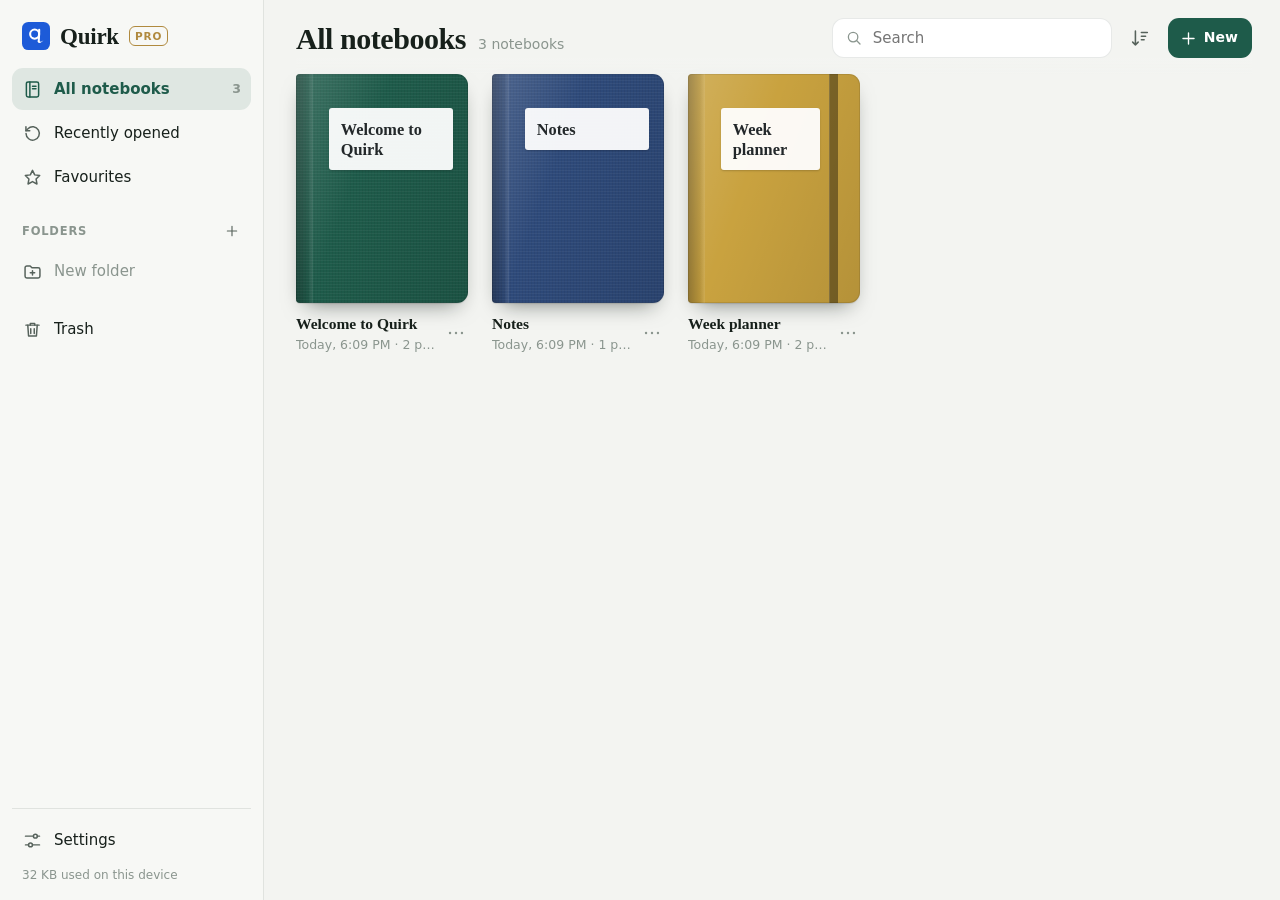
<file: index.html>
<!doctype html>
<html lang="en">
<head>
  <meta charset="utf-8">
  <meta name="viewport" content="width=device-width, initial-scale=1, maximum-scale=1, user-scalable=no, viewport-fit=cover">
  <title>Quirk Notes</title>
  <meta name="description" content="A handwriting notebook for iPad and Apple Pencil: pens, highlighter, shapes, lasso, PDF annotation, planners and export.">
  <meta name="theme-color" content="#F3F4F1">
  <meta name="apple-mobile-web-app-capable" content="yes">
  <meta name="mobile-web-app-capable" content="yes">
  <meta name="apple-mobile-web-app-status-bar-style" content="default">
  <meta name="apple-mobile-web-app-title" content="Quirk Notes">
  <meta name="format-detection" content="telephone=no">
  <link rel="manifest" href="manifest.webmanifest">
  <link rel="apple-touch-icon" href="icons/icon-180.png">
  <link rel="icon" type="image/png" sizes="192x192" href="icons/icon-192.png">
  <link rel="preconnect" href="https://fonts.googleapis.com">
  <link rel="preconnect" href="https://fonts.gstatic.com" crossorigin>
  <link rel="stylesheet" href="https://fonts.googleapis.com/css2?family=Caveat:wght@500;700&display=swap" media="print" onload="this.media='all'">
  <link rel="stylesheet" href="css/app.css">
</head>
<body>
  <div id="app"></div>
  <div id="splash">Opening your notebooks…</div>
  <script src="js/util.js"></script>
  <script src="js/icons.js"></script>
  <script src="js/store.js"></script>
  <script src="js/model.js"></script>
  <script src="js/ink.js"></script>
  <script src="js/paper.js"></script>
  <script src="js/stickers.js"></script>
  <script src="js/render.js"></script>
  <script src="js/ui.js"></script>
  <script src="js/pickers.js"></script>
  <script src="js/io.js"></script>
  <script src="js/editor.js"></script>
  <script src="js/editor-ui.js"></script>
  <script src="js/library.js"></script>
  <script src="js/ai.js"></script>
  <script src="js/study.js"></script>
  <script src="js/main.js"></script>
</body>
</html>
</file>
<file: css/app.css>
:root {
  --bg: #F3F4F1;
  --surface: #FFFFFF;
  --surface-2: #F7F8F5;
  --surface-3: #ECEFEA;
  --line: rgba(22, 38, 30, 0.10);
  --line-strong: rgba(22, 38, 30, 0.2);
  --text: #17201B;
  --text-2: #56625B;
  --text-3: #8A958E;
  --accent: #1E5B4A;
  --accent-2: #2A7560;
  --accent-soft: rgba(30, 91, 74, 0.11);
  --accent-ink: #FFFFFF;
  --brass: #B08A3E;
  --danger: #C2352B;
  --danger-soft: rgba(194, 53, 43, 0.1);
  --workspace: #E3E6E1;
  --page-shadow: rgba(20, 30, 25, 0.13);
  --bar: rgba(250, 251, 249, 0.88);
  --scrim: rgba(10, 16, 13, 0.34);
  --toast: #1E2622;
  --toast-ink: #F2F5F3;
  --shadow-1: 0 1px 2px rgba(16, 24, 20, 0.07), 0 2px 8px rgba(16, 24, 20, 0.06);
  --shadow-2: 0 6px 16px rgba(16, 24, 20, 0.10), 0 18px 48px rgba(16, 24, 20, 0.14);
  --font-ui: -apple-system, BlinkMacSystemFont, "SF Pro Text", system-ui, "Segoe UI", Roboto, "Helvetica Neue", Arial, sans-serif;
  --font-display: ui-serif, "New York", "Iowan Old Style", "Palatino Linotype", Georgia, serif;
  --font-num: ui-monospace, "SF Mono", Menlo, Consolas, monospace;
  --bar-h: 54px;
  --safe-t: env(safe-area-inset-top, 0px);
  --safe-b: env(safe-area-inset-bottom, 0px);
  --safe-l: env(safe-area-inset-left, 0px);
  --safe-r: env(safe-area-inset-right, 0px);
}
@media (prefers-color-scheme: dark) {
  :root:not([data-theme="light"]) {
    --bg: #121513; --surface: #1C201E; --surface-2: #181C1A; --surface-3: #272D2A;
    --line: rgba(220, 235, 226, 0.10); --line-strong: rgba(220, 235, 226, 0.2);
    --text: #E7ECE9; --text-2: #A3AFA8; --text-3: #6F7B74;
    --accent: #63C2A0; --accent-2: #86D4B8; --accent-soft: rgba(99, 194, 160, 0.15); --accent-ink: #0D211A;
    --brass: #D4B06A; --danger: #FF6B5E; --danger-soft: rgba(255, 107, 94, 0.14);
    --workspace: #0E1110; --page-shadow: rgba(0, 0, 0, 0.55); --bar: rgba(28, 32, 30, 0.88);
    --scrim: rgba(0, 0, 0, 0.5); --toast: #E7ECE9; --toast-ink: #121513;
    --shadow-1: 0 1px 2px rgba(0, 0, 0, 0.4), 0 2px 8px rgba(0, 0, 0, 0.3);
    --shadow-2: 0 8px 20px rgba(0, 0, 0, 0.45), 0 20px 50px rgba(0, 0, 0, 0.45);
    color-scheme: dark;
  }
}
:root[data-theme="dark"] {
  --bg: #121513; --surface: #1C201E; --surface-2: #181C1A; --surface-3: #272D2A;
  --line: rgba(220, 235, 226, 0.10); --line-strong: rgba(220, 235, 226, 0.2);
  --text: #E7ECE9; --text-2: #A3AFA8; --text-3: #6F7B74;
  --accent: #63C2A0; --accent-2: #86D4B8; --accent-soft: rgba(99, 194, 160, 0.15); --accent-ink: #0D211A;
  --brass: #D4B06A; --danger: #FF6B5E; --danger-soft: rgba(255, 107, 94, 0.14);
  --workspace: #0E1110; --page-shadow: rgba(0, 0, 0, 0.55); --bar: rgba(28, 32, 30, 0.88);
  --scrim: rgba(0, 0, 0, 0.5); --toast: #E7ECE9; --toast-ink: #121513;
  --shadow-1: 0 1px 2px rgba(0, 0, 0, 0.4), 0 2px 8px rgba(0, 0, 0, 0.3);
  --shadow-2: 0 8px 20px rgba(0, 0, 0, 0.45), 0 20px 50px rgba(0, 0, 0, 0.45);
  color-scheme: dark;
}

[hidden] { display: none !important; }
*, *::before, *::after { box-sizing: border-box; }
html, body { height: 100%; }
html { touch-action: manipulation; }
body {
  margin: 0;
  background: var(--bg);
  color: var(--text);
  font: 14px/1.4 var(--font-ui);
  -webkit-font-smoothing: antialiased;
  -webkit-tap-highlight-color: transparent;
  -webkit-text-size-adjust: 100%;
  overflow: hidden;
  overscroll-behavior: none;
}
button, input, textarea, select { font: inherit; color: inherit; }
button { background: none; border: 0; padding: 0; cursor: pointer; touch-action: manipulation; -webkit-user-select: none; user-select: none; }
button:disabled { cursor: default; opacity: 0.35; }
:focus { outline: none; }
:focus-visible { outline: 2px solid var(--accent); outline-offset: 2px; border-radius: 8px; }
.ic { display: inline-flex; width: 22px; height: 22px; flex: none; }
.ic svg { width: 100%; height: 100%; display: block; }
.ic-empty { width: 22px; }

#app { position: fixed; inset: 0; overflow: hidden; }
#splash { position: fixed; inset: 0; display: grid; place-items: center; color: var(--text-2); font: 600 15px var(--font-ui); background: var(--bg); transition: opacity 0.3s; z-index: 5; }
body.ready #splash { opacity: 0; pointer-events: none; }

/* Buttons & controls */
.btn {
  display: inline-flex; align-items: center; justify-content: center; gap: 6px;
  height: 40px; padding: 0 16px; border-radius: 11px;
  background: var(--surface-3); color: var(--text); font-weight: 600; font-size: 14px; white-space: nowrap;
}
.btn .ic { width: 19px; height: 19px; }
.btn:hover { filter: brightness(0.97); }
.btn.primary { background: var(--accent); color: var(--accent-ink); }
.btn.danger { background: var(--danger-soft); color: var(--danger); }
.btn.sm { height: 32px; padding: 0 12px; font-size: 13px; border-radius: 9px; }
.icon-btn {
  display: inline-grid; place-items: center; width: 40px; height: 40px; border-radius: 11px; color: var(--text-2); flex: none;
  font-size: 20px; font-weight: 500; line-height: 1;
}
.icon-btn:hover:not(:disabled) { background: var(--surface-3); color: var(--text); }
.icon-btn.on { color: var(--accent); background: var(--accent-soft); }
.icon-btn.sm { width: 32px; height: 32px; border-radius: 9px; }
.icon-btn.sm .ic { width: 19px; height: 19px; }
.icon-btn.xs { width: 26px; height: 26px; border-radius: 7px; }
.icon-btn.xs .ic { width: 16px; height: 16px; }

.seg { display: inline-flex; background: var(--surface-3); border-radius: 11px; padding: 2px; gap: 2px; flex: none; }
.seg-btn { display: inline-flex; align-items: center; gap: 5px; height: 34px; padding: 0 13px; border-radius: 9px; font-size: 13px; font-weight: 600; color: var(--text-2); white-space: nowrap; }
.seg-btn .ic { width: 18px; height: 18px; }
.seg-btn.on { background: var(--surface); color: var(--text); box-shadow: var(--shadow-1); }
.seg.small .seg-btn { height: 30px; padding: 0 11px; font-size: 12.5px; }
.seg.wrap { flex-wrap: wrap; }

.switch { position: relative; display: inline-flex; flex: none; cursor: pointer; }
.switch-input { position: absolute; opacity: 0; width: 1px; height: 1px; }
.switch-track { width: 46px; height: 28px; border-radius: 14px; background: var(--surface-3); box-shadow: inset 0 0 0 1px var(--line); transition: background 0.18s; position: relative; }
.switch-knob { position: absolute; top: 2px; left: 2px; width: 24px; height: 24px; border-radius: 50%; background: #fff; box-shadow: 0 1px 3px rgba(0, 0, 0, 0.25); transition: transform 0.18s; }
.switch-input:checked + .switch-track { background: var(--accent); }
.switch-input:checked + .switch-track .switch-knob { transform: translateX(18px); }
.switch-input:focus-visible + .switch-track { outline: 2px solid var(--accent); outline-offset: 2px; }

.field { width: 100%; height: 42px; padding: 0 12px; border-radius: 11px; border: 1px solid var(--line-strong); background: var(--surface); color: var(--text); font-size: 15px; -webkit-user-select: text; user-select: text; }
.field:focus { border-color: var(--accent); box-shadow: 0 0 0 3px var(--accent-soft); }
textarea.field { height: auto; padding: 10px 12px; line-height: 1.45; resize: vertical; }
.field.num { width: 72px; text-align: center; font-variant-numeric: tabular-nums; }
.field-label, .pick-label { display: block; font-size: 11.5px; font-weight: 700; letter-spacing: 0.06em; text-transform: uppercase; color: var(--text-3); margin: 2px 0 -2px; }
.stack { display: flex; flex-direction: column; gap: 12px; }
.slider-wrap { display: flex; align-items: center; gap: 10px; min-width: 200px; }
.slider { flex: 1; accent-color: var(--accent); height: 28px; }
.slider-val { min-width: 48px; text-align: right; font-variant-numeric: tabular-nums; color: var(--text-2); font-size: 13px; }

/* Overlays */
#overlays { position: fixed; inset: 0; pointer-events: none; z-index: 900; }
#overlays > * { pointer-events: auto; }
.pop-back { position: fixed; inset: 0; z-index: 900; }
.pop {
  position: fixed; z-index: 901; min-width: 180px; max-width: min(380px, calc(100vw - 20px)); overflow: auto;
  background: var(--surface); color: var(--text); border: 1px solid var(--line); border-radius: 15px; box-shadow: var(--shadow-2); padding: 6px;
  opacity: 0; transform: translateY(-4px) scale(0.985); transform-origin: top center; transition: opacity 0.14s, transform 0.14s;
  -webkit-user-select: none; user-select: none;
}
.pop.in { opacity: 1; transform: none; }
.pop-title { font-size: 11.5px; font-weight: 700; letter-spacing: 0.06em; text-transform: uppercase; color: var(--text-3); padding: 8px 10px 6px; }
.menu { display: flex; flex-direction: column; min-width: 230px; }
.menu-item { display: flex; align-items: center; gap: 12px; min-height: 44px; padding: 0 12px; border-radius: 10px; text-align: left; font-size: 15px; color: var(--text); }
.menu-item .ic { width: 20px; height: 20px; color: var(--text-2); }
.menu-item:hover:not(:disabled), .menu-item:focus-visible { background: var(--surface-3); outline: none; }
.menu-item.danger, .menu-item.danger .ic { color: var(--danger); }
.menu-label { flex: 1; }
.menu-hint { font-size: 12.5px; color: var(--text-3); }
.menu-check { color: var(--accent) !important; }
.menu-sep { height: 1px; background: var(--line); margin: 5px 8px; }
.menu-head { font-size: 12px; color: var(--text-3); font-weight: 600; padding: 8px 12px 4px; }

.sheet-back { position: fixed; inset: 0; background: var(--scrim); opacity: 0; transition: opacity 0.18s; z-index: 910; }
.sheet-back.in { opacity: 1; }
.sheet {
  position: fixed; z-index: 911; left: 50%; top: 50%; width: min(540px, calc(100vw - 32px)); max-height: calc(100% - 40px);
  display: flex; flex-direction: column; background: var(--surface); color: var(--text); border-radius: 20px; box-shadow: var(--shadow-2);
  transform: translate(-50%, -48%) scale(0.98); opacity: 0; transition: opacity 0.18s, transform 0.18s;
}
.sheet.in { opacity: 1; transform: translate(-50%, -50%); }
.sheet.wide { width: min(900px, calc(100vw - 32px)); }
.sheet-alert { width: min(420px, calc(100vw - 32px)); }
.sheet-head { display: flex; align-items: center; gap: 12px; padding: 16px 14px 8px 22px; }
.sheet-title { flex: 1; margin: 0; font: 600 21px/1.2 var(--font-display); text-wrap: balance; }
.sheet-body { padding: 8px 22px 18px; overflow: auto; overscroll-behavior: contain; -webkit-overflow-scrolling: touch; }
.sheet-actions { display: flex; justify-content: flex-end; gap: 10px; flex-wrap: wrap; padding: 12px 18px max(16px, var(--safe-b)); border-top: 1px solid var(--line); }
.sheet-msg { margin: 0; color: var(--text-2); font-size: 15px; line-height: 1.5; }
@media (max-width: 600px) {
  .sheet, .sheet.wide { left: 0; right: 0; top: auto; bottom: 0; width: 100%; max-height: calc(100% - 24px - var(--safe-t)); border-radius: 20px 20px 0 0; transform: translateY(30px); }
  .sheet.in { transform: none; }
}
.prog { height: 8px; border-radius: 4px; background: var(--surface-3); overflow: hidden; }
.prog-fill { height: 100%; width: 0; background: var(--accent); transition: width 0.2s; border-radius: 4px; }
.prog-text { font-size: 13px; color: var(--text-2); font-variant-numeric: tabular-nums; min-height: 18px; }
.file-card { display: flex; align-items: center; gap: 14px; padding: 14px; border-radius: 14px; background: var(--surface-2); border: 1px solid var(--line); }
.file-card > .ic { width: 34px; height: 34px; color: var(--accent); }
.file-name { font-weight: 600; word-break: break-word; }
.file-size { font-size: 13px; color: var(--text-2); }

.toast {
  position: fixed; left: 50%; bottom: calc(22px + var(--safe-b)); transform: translate(-50%, 20px); opacity: 0;
  display: flex; align-items: center; gap: 14px; max-width: calc(100vw - 32px); padding: 11px 16px; border-radius: 14px;
  background: var(--toast); color: var(--toast-ink); font-size: 14px; font-weight: 500; box-shadow: var(--shadow-2);
  transition: opacity 0.2s, transform 0.2s; pointer-events: none; z-index: 950;
}
.toast.show { opacity: 1; transform: translate(-50%, 0); pointer-events: auto; }
.toast.error { background: var(--danger); color: #fff; }
.toast-btn { font-weight: 700; color: inherit; opacity: 0.9; text-decoration: underline; text-underline-offset: 3px; }

/* Colour picker */
.pop-cp { width: 300px; }
.cp { display: flex; flex-direction: column; gap: 10px; padding: 6px; }
.cp-tabs { display: flex; justify-content: center; }
.cp-grid { display: grid; grid-template-columns: repeat(6, 1fr); gap: 9px; padding: 2px; }
.cp-sw { width: 100%; aspect-ratio: 1; border-radius: 50%; box-shadow: inset 0 0 0 1px rgba(0, 0, 0, 0.12); }
.cp-sw.on { box-shadow: 0 0 0 2px var(--surface), 0 0 0 4px var(--accent); }
.cp-svwrap { position: relative; border-radius: 12px; overflow: hidden; touch-action: none; aspect-ratio: 44 / 26; }
.cp-sv { width: 100%; height: 100%; display: block; }
.cp-dot { position: absolute; width: 22px; height: 22px; margin: -11px 0 0 -11px; border-radius: 50%; border: 3px solid #fff; box-shadow: 0 1px 4px rgba(0, 0, 0, 0.4); pointer-events: none; }
.cp-huewrap { position: relative; height: 26px; border-radius: 13px; overflow: hidden; touch-action: none; }
.cp-hue { width: 100%; height: 100%; display: block; }
.cp-hdot { position: absolute; top: 2px; width: 22px; height: 22px; margin-left: -11px; border-radius: 50%; border: 3px solid #fff; box-shadow: 0 1px 4px rgba(0, 0, 0, 0.4); pointer-events: none; }
.cp-hexrow { display: flex; gap: 10px; align-items: center; }
.cp-prev { width: 42px; height: 42px; border-radius: 11px; box-shadow: inset 0 0 0 1px rgba(0, 0, 0, 0.12); flex: none; }
.cp-hex { font-family: var(--font-num); text-transform: uppercase; }
.cp-sub { font-size: 11.5px; font-weight: 700; letter-spacing: 0.06em; text-transform: uppercase; color: var(--text-3); }
.cp-custom { display: grid; grid-template-columns: repeat(6, 1fr); gap: 9px; }
.cp-add { width: 100%; aspect-ratio: 1; border-radius: 50%; display: grid; place-items: center; color: var(--text-2); box-shadow: inset 0 0 0 1.5px var(--line-strong); }
.cp-add .ic { width: 18px; height: 18px; }

/* Library */
.library { position: absolute; inset: 0; display: grid; grid-template-columns: 264px minmax(0, 1fr); }
.lib-side {
  display: flex; flex-direction: column; min-height: 0; background: var(--surface-2); border-right: 1px solid var(--line);
  padding: calc(18px + var(--safe-t)) 12px calc(14px + var(--safe-b)) max(12px, var(--safe-l));
}
.brand { display: flex; align-items: center; gap: 10px; padding: 4px 10px 18px; }
.brand-mark { display: inline-flex; }
.brand-name { font: 600 23px/1 var(--font-display); letter-spacing: -0.01em; }
.brand-pro { font-size: 10.5px; font-weight: 800; letter-spacing: 0.08em; text-transform: uppercase; color: var(--brass); border: 1px solid currentColor; border-radius: 6px; padding: 2px 5px 1px; }
.side-nav { flex: 1; overflow: auto; display: flex; flex-direction: column; gap: 2px; min-height: 0; }
.side-link { display: flex; align-items: center; gap: 11px; min-height: 42px; padding: 0 10px; border-radius: 11px; color: var(--text); text-align: left; font-size: 15px; width: 100%; }
.side-link .ic { width: 21px; height: 21px; color: var(--text-2); }
.side-link:hover { background: var(--surface-3); }
.side-link.on { background: var(--accent-soft); color: var(--accent); font-weight: 600; }
.side-link.on .ic { color: var(--accent); }
.side-link.dim { color: var(--text-3); }
.side-label { flex: 1; min-width: 0; overflow: hidden; text-overflow: ellipsis; white-space: nowrap; }
.side-count { font-size: 12.5px; color: var(--text-3); font-variant-numeric: tabular-nums; }
.side-more { display: inline-grid; place-items: center; width: 28px; height: 28px; border-radius: 8px; color: var(--text-3); margin-right: -4px; }
.side-more .ic { width: 18px; height: 18px; }
.side-more:hover { background: var(--surface); }
.side-head { display: flex; align-items: center; justify-content: space-between; padding: 18px 6px 4px 10px; font-size: 11.5px; font-weight: 700; letter-spacing: 0.07em; text-transform: uppercase; color: var(--text-3); }
.side-gap { height: 12px; }
.side-foot { border-top: 1px solid var(--line); padding-top: 10px; display: flex; flex-direction: column; gap: 4px; }
.side-storage { font-size: 12px; color: var(--text-3); padding: 2px 10px; font-variant-numeric: tabular-nums; }
.side-scrim { display: none; }
.side-toggle { display: none; }

.lib-main { overflow: auto; overscroll-behavior: contain; -webkit-overflow-scrolling: touch; padding: 0 max(28px, var(--safe-r)) calc(40px + var(--safe-b)) 32px; min-width: 0; }
.lib-head {
  position: sticky; top: 0; z-index: 2; display: flex; align-items: center; gap: 14px; flex-wrap: wrap;
  padding: calc(18px + var(--safe-t)) 0 16px; background: linear-gradient(var(--bg) 78%, transparent);
}
.lib-heading { flex: 1; min-width: 180px; display: flex; align-items: baseline; gap: 12px; }
.lib-title { margin: 0; font: 600 30px/1.1 var(--font-display); letter-spacing: -0.015em; text-wrap: balance; }
.lib-count { color: var(--text-3); font-size: 14px; font-variant-numeric: tabular-nums; white-space: nowrap; }
.lib-actions { display: flex; align-items: center; gap: 8px; }
.search { display: flex; align-items: center; gap: 8px; height: 40px; padding: 0 12px; border-radius: 12px; background: var(--surface); border: 1px solid var(--line); width: 280px; max-width: 100%; color: var(--text-3); }
.search:focus-within { border-color: var(--accent); box-shadow: 0 0 0 3px var(--accent-soft); }
.search .ic { width: 18px; height: 18px; }
.search-input { flex: 1; min-width: 0; border: 0; background: none; height: 100%; font-size: 15px; color: var(--text); -webkit-appearance: none; appearance: none; }
.search-input::-webkit-search-decoration { -webkit-appearance: none; }
.new-btn { padding: 0 14px 0 11px; }
.lib-banner { display: flex; align-items: center; gap: 12px; padding: 12px 14px; margin: 0 0 18px; border-radius: 14px; background: var(--accent-soft); color: var(--text); font-size: 14px; line-height: 1.45; }
.lib-banner > .ic { color: var(--accent); }
.lib-banner > span { flex: 1; }
.lib-banner.warn { background: var(--danger-soft); }
.lib-banner.warn > .ic { color: var(--danger); }

.nb-grid { display: grid; grid-template-columns: repeat(auto-fill, minmax(156px, 1fr)); gap: 30px 24px; align-items: start; }
.trash-bar { grid-column: 1 / -1; display: flex; align-items: center; justify-content: space-between; gap: 12px; flex-wrap: wrap; padding: 10px 14px; border-radius: 14px; background: var(--surface-2); border: 1px solid var(--line); color: var(--text-2); font-size: 14px; }
.card { position: relative; display: flex; flex-direction: column; gap: 11px; cursor: pointer; outline: none; -webkit-user-select: none; user-select: none; -webkit-touch-callout: none; }
.card:focus-visible .cover { outline: 3px solid var(--accent); outline-offset: 3px; }
.card-cover { container-type: inline-size; transition: transform 0.18s; }
.card:hover .card-cover { transform: translateY(-2px); }
.card:active .card-cover { transform: scale(0.98); }
.card-info { display: flex; flex-direction: column; gap: 2px; padding-right: 30px; min-width: 0; }
.card-title { font: 600 15.5px/1.25 var(--font-display); overflow: hidden; text-overflow: ellipsis; display: -webkit-box; -webkit-line-clamp: 2; -webkit-box-orient: vertical; word-break: break-word; }
.card-meta { font-size: 12.5px; color: var(--text-3); font-variant-numeric: tabular-nums; white-space: nowrap; overflow: hidden; text-overflow: ellipsis; }
.card-snip { font-size: 12.5px; color: var(--text-2); overflow: hidden; display: -webkit-box; -webkit-line-clamp: 2; -webkit-box-orient: vertical; margin-top: 2px; }
.card-star { position: absolute; top: 8px; right: 8px; width: 32px; height: 32px; border-radius: 50%; display: grid; place-items: center; color: #fff; background: rgba(0, 0, 0, 0.22); opacity: 0; transition: opacity 0.15s; }
.card-star .ic { width: 18px; height: 18px; }
.card-star.on { opacity: 1; color: #FFD45E; background: rgba(0, 0, 0, 0.28); }
.card:hover .card-star, .card:focus-within .card-star { opacity: 1; }
@media (hover: none) { .card-star { opacity: 1; background: rgba(0, 0, 0, 0.16); } .card-star:not(.on) { opacity: 0.85; } }
.card-more { position: absolute; right: -6px; bottom: 2px; width: 36px; height: 36px; border-radius: 10px; display: grid; place-items: center; color: var(--text-3); }
.card-more:hover { background: var(--surface-3); color: var(--text); }

.empty { grid-column: 1 / -1; display: flex; flex-direction: column; align-items: flex-start; gap: 6px; padding: 48px 4px; max-width: 520px; }
.empty-title { font: 600 24px/1.2 var(--font-display); }
.empty p { margin: 0; color: var(--text-2); font-size: 15px; line-height: 1.5; }
.empty-actions { display: flex; gap: 10px; margin-top: 14px; flex-wrap: wrap; }

/* covers */
.cover {
  position: relative; width: 100%; aspect-ratio: 3 / 4; border-radius: 4px 11px 11px 4px; overflow: hidden;
  background-color: var(--cc); color: #fff;
  box-shadow: inset 0 0 0 1px rgba(0, 0, 0, 0.1), 0 1px 1px rgba(0, 0, 0, 0.1), 0 10px 22px -10px rgba(10, 20, 15, 0.55);
}
.cover::after { content: ""; position: absolute; inset: 0; background: linear-gradient(110deg, rgba(255, 255, 255, 0.16), rgba(255, 255, 255, 0) 38%, rgba(0, 0, 0, 0.1)); pointer-events: none; }
.cover-spine { position: absolute; left: 0; top: 0; bottom: 0; width: 10%; background: linear-gradient(90deg, rgba(0, 0, 0, 0.3), rgba(0, 0, 0, 0.1) 70%, rgba(255, 255, 255, 0.1)); }
.cover-linen { background-image: repeating-linear-gradient(0deg, rgba(255, 255, 255, 0.045) 0 1px, transparent 1px 3px), repeating-linear-gradient(90deg, rgba(0, 0, 0, 0.05) 0 1px, transparent 1px 3px); }
.cover-stripe { background-image: repeating-linear-gradient(135deg, rgba(255, 255, 255, 0.1) 0 9px, transparent 9px 19px); }
.cover-dots { background-image: radial-gradient(rgba(255, 255, 255, 0.22) 1.2px, transparent 1.7px); background-size: 11px 11px; }
.cover-grid { background-image: linear-gradient(rgba(255, 255, 255, 0.12) 1px, transparent 1px), linear-gradient(90deg, rgba(255, 255, 255, 0.12) 1px, transparent 1px); background-size: 13px 13px; }
.cover-band::before { content: ""; position: absolute; top: 0; bottom: 0; right: 13%; width: 5%; background: rgba(0, 0, 0, 0.38); box-shadow: inset 1px 0 rgba(255, 255, 255, 0.12); z-index: 1; }
.cover-band .cover-label { right: 23%; }
.cover-label { position: absolute; left: 19%; right: 9%; top: 15%; padding: 7cqi 7cqi 6cqi; background: rgba(255, 255, 255, 0.94); color: #23282A; border-radius: 3px; box-shadow: 0 1px 2px rgba(0, 0, 0, 0.18); z-index: 2; }
.cover-label span { display: -webkit-box; -webkit-line-clamp: 3; -webkit-box-orient: vertical; overflow: hidden; font: 600 clamp(10px, 9.5cqi, 19px)/1.2 var(--font-display); word-break: break-word; }
.cover-page { position: absolute; inset: 0; background: #fff; border-radius: inherit; overflow: hidden; }
.cover-page img { width: 100%; height: 100%; object-fit: cover; object-position: top; display: block; }
.cover-page::before { content: ""; position: absolute; left: 0; top: 0; bottom: 0; width: 6%; background: linear-gradient(90deg, rgba(0, 0, 0, 0.12), rgba(0, 0, 0, 0)); z-index: 1; }

/* new notebook / pickers */
.new-nb { display: grid; grid-template-columns: 250px minmax(0, 1fr); gap: 26px; }
.new-nb-left { display: flex; flex-direction: column; gap: 10px; }
.title-field { font: 600 17px var(--font-display); }
.cover-picker { display: flex; flex-direction: column; gap: 10px; }
.cover-preview { width: 150px; container-type: inline-size; margin: 6px 0 4px; }
.cover-opts { display: flex; flex-direction: column; gap: 10px; }
.paper-picker { display: flex; flex-direction: column; gap: 10px; }
.paper-row { display: flex; flex-wrap: wrap; gap: 9px; }
.paper-sw { width: 34px; height: 34px; border-radius: 10px; box-shadow: inset 0 0 0 1px var(--line-strong); }
.paper-sw.round { border-radius: 50%; width: 30px; height: 30px; box-shadow: inset 0 0 0 1px rgba(0, 0, 0, 0.12); }
.paper-sw.on { box-shadow: inset 0 0 0 1px var(--line-strong), 0 0 0 2px var(--surface), 0 0 0 4px var(--accent); }
.pick-row { display: flex; align-items: center; gap: 10px; }
.pick-row.wrap { flex-wrap: wrap; }
.pick-row .seg { max-width: 100%; overflow-x: auto; }
.tpl-grid { display: grid; grid-template-columns: repeat(auto-fill, minmax(92px, 1fr)); gap: 12px; }
.tpl-cell { display: flex; flex-direction: column; align-items: center; gap: 6px; padding: 6px; border-radius: 12px; }
.tpl-cell:hover { background: var(--surface-2); }
.tpl-canvas { width: 100%; aspect-ratio: 1; display: grid; place-items: center; }
.tpl-canvas canvas { width: 100%; height: 100%; filter: drop-shadow(0 1px 2px rgba(0, 0, 0, 0.16)); }
.tpl-name { font-size: 12px; color: var(--text-2); text-align: center; line-height: 1.2; }
.tpl-cell.on { background: var(--accent-soft); }
.tpl-cell.on .tpl-name { color: var(--accent); font-weight: 600; }
@media (max-width: 720px) { .new-nb { grid-template-columns: 1fr; } }

/* settings */
.settings { display: flex; flex-direction: column; gap: 22px; }
.set-title { margin: 0 0 8px 4px; font-size: 12px; font-weight: 700; letter-spacing: 0.07em; text-transform: uppercase; color: var(--text-3); }
.set-card { border-radius: 16px; background: var(--surface-2); border: 1px solid var(--line); padding: 2px 16px; }
.set-row { display: flex; align-items: center; justify-content: space-between; gap: 18px; padding: 13px 0; border-top: 1px solid var(--line); flex-wrap: wrap; }
.set-row:first-child { border-top: 0; }
.set-text { flex: 1; min-width: 200px; }
.set-label { font-size: 15px; font-weight: 600; }
.set-hint { display: block; font-size: 13px; color: var(--text-2); margin-top: 2px; line-height: 1.45; max-width: 60ch; }
.set-val { color: var(--text-2); font-variant-numeric: tabular-nums; }
.about p { margin: 12px 0; line-height: 1.5; }

/* Editor */
.editor { position: absolute; inset: 0; display: flex; flex-direction: column; background: var(--workspace); -webkit-user-select: none; user-select: none; -webkit-touch-callout: none; }
.ed-bar {
  position: relative; z-index: 4; flex: none; display: grid; grid-template-columns: minmax(0, 1fr) auto minmax(0, 1fr); align-items: center; gap: 8px;
  min-height: calc(var(--bar-h) + var(--safe-t)); padding: var(--safe-t) max(10px, var(--safe-r)) 0 max(8px, var(--safe-l));
  background: var(--bar); -webkit-backdrop-filter: saturate(1.5) blur(18px); backdrop-filter: saturate(1.5) blur(18px); border-bottom: 1px solid var(--line);
}
.ed-left { display: flex; align-items: center; gap: 2px; min-width: 0; }
.ed-back { display: inline-flex; align-items: center; gap: 2px; height: 40px; padding: 0 10px 0 4px; border-radius: 11px; color: var(--accent); font-size: 15px; font-weight: 600; flex: none; }
.ed-back:hover { background: var(--accent-soft); }
.ed-back .ic { width: 24px; height: 24px; }
.ed-title-wrap { display: flex; align-items: center; gap: 8px; min-width: 0; }
.ed-title { min-width: 0; max-width: 100%; overflow: hidden; text-overflow: ellipsis; white-space: nowrap; font: 600 16.5px var(--font-display); padding: 6px 8px; border-radius: 9px; }
.ed-title:hover { background: var(--surface-3); }
.save-state { font-size: 12px; color: var(--text-3); opacity: 0; transition: opacity 0.3s; white-space: nowrap; }
.save-state.saved { opacity: 1; }
.save-state.error { opacity: 1; color: var(--danger); font-weight: 600; }
.ed-tools { display: flex; align-items: center; gap: 2px; padding: 3px; border-radius: 14px; background: var(--surface-3); }
.tool { position: relative; display: grid; place-items: center; width: 44px; height: 40px; border-radius: 11px; color: var(--text-2); }
.tool .ic { width: 23px; height: 23px; }
.tool:hover { color: var(--text); }
.tool.on { background: var(--surface); color: var(--accent); box-shadow: var(--shadow-1); }
.tool-dot { position: absolute; left: 50%; bottom: 3px; width: 14px; height: 3px; margin-left: -7px; border-radius: 2px; box-shadow: 0 0 0 0.5px rgba(0, 0, 0, 0.15); }
.tool-sep { width: 1px; height: 22px; background: var(--line-strong); margin: 0 4px; flex: none; }
.ed-right { display: flex; align-items: center; justify-content: flex-end; gap: 2px; }

.ed-sub {
  position: absolute; z-index: 3; left: 50%; top: calc(var(--bar-h) + var(--safe-t) + 8px); transform: translateX(-50%);
  display: flex; align-items: center; gap: 8px; max-width: calc(100% - 24px); padding: 6px 10px; border-radius: 16px;
  background: var(--surface); border: 1px solid var(--line); box-shadow: var(--shadow-2); overflow-x: auto; scrollbar-width: none;
}
.ed-sub::-webkit-scrollbar { display: none; }
.ed-sub:empty { display: none; }
.sub-sep { width: 1px; height: 24px; background: var(--line); flex: none; }
.sub-hint { font-size: 13px; color: var(--text-2); white-space: nowrap; padding: 0 4px; }
.sw-row, .size-row { display: flex; align-items: center; gap: 4px; flex: none; }
.sw { width: 34px; height: 34px; border-radius: 50%; display: grid; place-items: center; flex: none; position: relative; }
.sw::before { content: ""; width: 24px; height: 24px; border-radius: 50%; background: var(--c); box-shadow: inset 0 0 0 1px rgba(0, 0, 0, 0.14); }
.sw.on::after { content: ""; position: absolute; inset: 1px; border-radius: 50%; box-shadow: 0 0 0 2px var(--c), inset 0 0 0 1px rgba(0, 0, 0, 0.1); }
.sw-more::before { display: none; }
.sw-more { color: var(--text-2); }
.sw-more .ic { width: 22px; height: 22px; }
.size { width: 36px; height: 36px; border-radius: 10px; display: grid; place-items: center; flex: none; color: var(--text); }
.size.on { background: var(--surface-3); box-shadow: inset 0 0 0 1.5px var(--line-strong); }
.size-dot { display: block; border-radius: 50%; }
.size-dot.ring { box-shadow: inset 0 0 0 1.6px var(--text-2); }
.size-dot.bar { border-radius: 2px; opacity: 0.85; }
.chip { display: inline-flex; align-items: center; gap: 6px; height: 34px; padding: 0 12px; border-radius: 999px; background: var(--surface-3); color: var(--text-2); font-size: 13px; font-weight: 600; white-space: nowrap; flex: none; }
.chip .ic { width: 18px; height: 18px; }
.chip.on { background: var(--accent-soft); color: var(--accent); }
.chip.primary { background: var(--accent); color: var(--accent-ink); }
.kind-btn { display: inline-flex; align-items: center; gap: 6px; height: 38px; padding: 0 8px 0 6px; border-radius: 11px; flex: none; }
.kind-btn:hover { background: var(--surface-3); }
.kind-btn .ic { width: 16px; height: 16px; color: var(--text-3); }
.kind-name { font-size: 13.5px; font-weight: 600; white-space: nowrap; }
.kind-prev { width: 44px; height: 18px; display: block; }
.kind-prev.wide { width: 75px; height: 20px; }
.pop-kinds { min-width: 240px; }
.kind-list { display: flex; flex-direction: column; }
.kind-item { display: flex; align-items: center; gap: 14px; min-height: 48px; padding: 0 12px; border-radius: 10px; font-size: 15px; text-align: left; }
.kind-item span { flex: 1; }
.kind-item .ic { color: var(--accent); width: 20px; height: 20px; }
.kind-item:hover, .kind-item.on { background: var(--surface-3); }
.stepper { display: inline-flex; align-items: center; gap: 2px; flex: none; }
.stepper-val { min-width: 48px; text-align: center; font-size: 13.5px; font-weight: 600; font-variant-numeric: tabular-nums; }
.size-pop { padding: 4px 8px 10px; width: 280px; }

.ed-main { position: relative; flex: 1; display: flex; min-height: 0; }
.ed-view { position: relative; flex: 1; min-width: 0; overflow: hidden; outline: none; }
.ed-canvas { position: absolute; inset: 0; touch-action: none; -webkit-user-select: none; user-select: none; -webkit-touch-callout: none; cursor: crosshair; }
.cv { position: absolute; left: 0; top: 0; pointer-events: none; }

.selbar {
  position: absolute; left: 0; top: 0; z-index: 3; display: flex; gap: 2px; padding: 4px; border-radius: 14px;
  background: var(--surface); border: 1px solid var(--line); box-shadow: var(--shadow-2); will-change: transform;
}
.sb-btn { display: flex; flex-direction: column; align-items: center; justify-content: center; gap: 2px; min-width: 52px; height: 50px; padding: 0 6px; border-radius: 10px; color: var(--text); font-size: 11px; font-weight: 600; }
.sb-btn .ic { width: 20px; height: 20px; color: var(--text-2); }
.sb-btn:hover { background: var(--surface-3); }
.sb-btn.danger, .sb-btn.danger .ic { color: var(--danger); }
.sb-btn.accent, .sb-btn.accent .ic { color: var(--accent); }

.zoom-badge {
  position: absolute; z-index: 3; left: 50%; bottom: calc(18px + var(--safe-b)); transform: translateX(-50%) translateY(6px); opacity: 0; pointer-events: none;
  padding: 7px 14px; border-radius: 999px; background: var(--toast); color: var(--toast-ink); font: 600 13px var(--font-ui); font-variant-numeric: tabular-nums; transition: opacity 0.2s, transform 0.2s;
}
.zoom-badge.show { opacity: 0.94; transform: translateX(-50%); pointer-events: auto; }
.page-badge {
  position: absolute; z-index: 3; right: max(14px, var(--safe-r)); bottom: calc(14px + var(--safe-b)); height: 34px; padding: 0 13px; border-radius: 999px;
  background: var(--bar); -webkit-backdrop-filter: blur(12px); backdrop-filter: blur(12px); border: 1px solid var(--line); color: var(--text-2);
  font: 600 13px var(--font-ui); font-variant-numeric: tabular-nums; box-shadow: var(--shadow-1);
}
.ed-flash { position: absolute; z-index: 3; left: 50%; top: 42%; transform: translate(-50%, -50%); padding: 9px 18px; border-radius: 999px; background: var(--toast); color: var(--toast-ink); font-weight: 600; font-size: 14px; opacity: 0; pointer-events: none; }
.ed-flash.show { animation: flash 0.75s ease-out; }
@keyframes flash { 0% { opacity: 0; transform: translate(-50%, -40%); } 18% { opacity: 0.95; transform: translate(-50%, -50%); } 70% { opacity: 0.95; } 100% { opacity: 0; } }

.ed-text {
  position: absolute; left: 0; top: 0; z-index: 2; transform-origin: 0 0; margin: 0; padding: 0; border: 0; background: transparent; resize: none; overflow: hidden;
  line-height: 1.32; white-space: pre-wrap; overflow-wrap: break-word; outline: 1.5px dashed var(--accent); outline-offset: 5px; border-radius: 1px;
  -webkit-user-select: text; user-select: text; touch-action: auto; caret-color: var(--accent);
}

/* navigator */
.ed-nav { flex: none; width: 212px; display: flex; flex-direction: column; min-height: 0; background: var(--surface-2); border-right: 1px solid var(--line); padding-left: var(--safe-l); }
.nav-head { display: flex; align-items: center; justify-content: space-between; padding: 12px 8px 6px 16px; }
.nav-title { font: 600 17px var(--font-display); display: flex; align-items: baseline; gap: 8px; }
.nav-count { font: 500 12.5px var(--font-ui); color: var(--text-3); font-variant-numeric: tabular-nums; }
.nav-filter { padding: 2px 12px 10px; }
.nav-filter .seg { width: 100%; }
.nav-filter .seg-btn { flex: 1; justify-content: center; }
.nav-list { flex: 1; overflow: auto; overscroll-behavior: contain; padding: 4px 18px calc(20px + var(--safe-b)); display: flex; flex-direction: column; gap: 16px; touch-action: pan-y; }
.nav-item { display: flex; flex-direction: column; gap: 5px; cursor: pointer; border-radius: 6px; outline: none; }
.nav-thumb { position: relative; width: 100%; background: #fff; border-radius: 3px; overflow: hidden; box-shadow: 0 0 0 1px var(--line), 0 2px 6px rgba(0, 0, 0, 0.08); }
.nav-thumb canvas { width: 100%; height: 100%; display: block; }
.nav-item.cur .nav-thumb { box-shadow: 0 0 0 2.5px var(--accent), 0 2px 8px rgba(0, 0, 0, 0.12); }
.nav-item:focus-visible .nav-thumb { box-shadow: 0 0 0 3px var(--accent); }
.nav-item.dragging { opacity: 0.6; }
.nav-bm { position: absolute; top: -2px; right: 8px; color: #E5484D; }
.nav-bm .ic { width: 18px; height: 18px; }
.nav-meta { display: flex; align-items: center; gap: 4px; }
.nav-num { flex: 1; text-align: center; font-size: 12px; font-weight: 600; color: var(--text-2); font-variant-numeric: tabular-nums; }
.nav-item.cur .nav-num { color: var(--accent); }
.nav-handle { display: grid; place-items: center; width: 32px; height: 32px; color: var(--text-3); touch-action: none; cursor: grab; }
.nav-handle .ic { width: 18px; height: 18px; }
.nav-add { display: flex; align-items: center; justify-content: center; gap: 6px; min-height: 64px; border-radius: 6px; border: 1.5px dashed var(--line-strong); color: var(--text-2); font-weight: 600; font-size: 13px; }
.nav-add:hover { border-color: var(--accent); color: var(--accent); }
.nav-empty { color: var(--text-2); font-size: 13px; line-height: 1.5; padding: 8px 0; }

/* stickers */
.pop-stk { width: min(372px, calc(100vw - 20px)); }
.stk-pop { display: flex; flex-direction: column; gap: 10px; padding: 6px; }
.stk-pop > .seg { align-self: center; max-width: 100%; overflow-x: auto; }
.stk-grid { display: grid; grid-template-columns: repeat(4, 1fr); gap: 6px; max-height: 340px; overflow: auto; }
.stk { display: grid; place-items: center; aspect-ratio: 1; border-radius: 12px; }
.stk.wide { grid-column: span 2; aspect-ratio: 5 / 2; }
.stk canvas { width: 82%; height: 82%; object-fit: contain; }
.stk:hover { background: var(--surface-3); }
.sp-row { display: flex; flex-direction: column; gap: 6px; }

/* Responsive */
@media (max-width: 980px) {
  .ed-back-label { display: none; }
}
@media (max-width: 900px) {
  .tool { width: 38px; }
  .ed-right .icon-btn { width: 36px; }
  .save-state { display: none; }
  .ed-tools .tool-sep, .ed-right .tool-sep { margin: 0 2px; }
}
@media (max-width: 860px) {
  .library { grid-template-columns: minmax(0, 1fr); }
  .lib-side { position: fixed; z-index: 20; top: 0; bottom: 0; left: 0; width: 280px; transform: translateX(-102%); transition: transform 0.22s; }
  .library.side-open .lib-side { transform: none; box-shadow: var(--shadow-2); }
  .side-scrim { display: block; position: fixed; inset: 0; z-index: 19; background: var(--scrim); opacity: 0; pointer-events: none; transition: opacity 0.22s; }
  .library.side-open .side-scrim { opacity: 1; pointer-events: auto; }
  .side-toggle { display: inline-grid; margin-left: -8px; }
  .lib-main { padding-left: max(18px, var(--safe-l)); padding-right: max(18px, var(--safe-r)); }
  .search { width: 220px; }
  .tool { width: 40px; }
}
@media (max-width: 760px) {
  .ed-bar { grid-template-columns: minmax(0, 1fr) auto; grid-template-areas: "left right" "tools tools"; row-gap: 4px; padding-bottom: 6px; }
  .ed-left { grid-area: left; }
  .ed-right { grid-area: right; }
  .ed-tools { grid-area: tools; justify-self: center; max-width: 100%; overflow-x: auto; scrollbar-width: none; }
  .ed-sub { top: calc(var(--bar-h) * 2 + var(--safe-t) + 4px); }
  .ed-nav { position: absolute; z-index: 3; top: 0; bottom: 0; left: 0; box-shadow: var(--shadow-2); }
}
@media (max-width: 560px) {
  .lib-title { font-size: 25px; }
  .lib-actions { width: 100%; }
  .search { flex: 1; width: auto; min-width: 0; }
  .nb-grid { grid-template-columns: repeat(auto-fill, minmax(132px, 1fr)); gap: 24px 16px; }
  .tool { width: 38px; }
  .ed-right .tool-sep { display: none; }
}
.ai-study { display: flex; flex-direction: column; gap: 14px; min-height: 320px; }
.ai-panel, .ai-area, .ai-settings { display: flex; flex-direction: column; gap: 12px; min-width: 0; }
.ai-row { display: flex; align-items: center; justify-content: space-between; gap: 12px; flex-wrap: wrap; }
.ai-row.end { justify-content: flex-end; }
.ai-lead, .ai-empty { margin: 0; color: var(--text-2); font-size: 14.5px; flex: 1; min-width: 180px; }
.ai-notice { padding: 10px 12px; border-radius: 11px; background: var(--accent-soft); font-size: 13.5px; }
.ai-error { margin: 0; color: var(--danger, #B3261E); font-size: 14px; }
.ai-working { display: flex; align-items: center; justify-content: space-between; gap: 10px; color: var(--text-2); font-size: 14px; }
.ai-answer, .ai-msg { font-size: 15px; line-height: 1.5; overflow-wrap: anywhere; }
.ai-line.ai-head { font-weight: 600; margin-top: 4px; }
.ai-line.ai-bullet { padding-left: 1.2em; text-indent: -1.2em; }
.ai-gap { height: 8px; }
.ai-chat { display: flex; flex-direction: column; gap: 10px; max-height: 46vh; overflow-y: auto; }
.ai-msg { padding: 10px 12px; border-radius: 13px; background: var(--surface-3); align-self: flex-start; max-width: 92%; }
.ai-msg.user { background: var(--accent); color: var(--accent-ink); align-self: flex-end; }
.ai-compose { display: flex; align-items: flex-end; gap: 8px; }
.field.ai-input { height: auto; padding: 10px 12px; resize: vertical; font: inherit; }
.ai-card { width: 100%; min-height: 170px; padding: 22px; border-radius: 15px; border: 1px solid var(--line-strong); background: var(--surface); color: var(--text); font: inherit; font-size: 17px; line-height: 1.4; text-align: center; overflow-wrap: anywhere; }
.ai-card.back { background: var(--accent-soft); }
.ai-count { color: var(--text-3); font-size: 13.5px; font-variant-numeric: tabular-nums; }
.ai-question { display: flex; flex-direction: column; gap: 7px; }
.ai-q { margin: 0 0 2px; font-weight: 600; font-size: 15px; }
.ai-option { padding: 10px 12px; border-radius: 11px; border: 1px solid var(--line-strong); background: var(--surface); color: var(--text); font: inherit; font-size: 14.5px; text-align: left; overflow-wrap: anywhere; }
.ai-option.right { background: rgba(30, 140, 80, 0.16); border-color: #1E8C50; }
.ai-option.wrong { background: rgba(179, 38, 30, 0.13); border-color: #B3261E; }
.ai-map, .ai-map ul { margin: 0; padding-left: 18px; list-style: none; border-left: 1px solid var(--line-strong); }
.ai-map { border-left: 0; padding-left: 0; }
.ai-map li { margin: 7px 0; }
.ai-node { display: inline-block; padding: 5px 10px; border-radius: 9px; background: var(--surface-3); font-size: 14.5px; }
.ai-map > li > .ai-node { background: var(--accent); color: var(--accent-ink); font-weight: 600; }
.ai-setting { display: flex; flex-direction: column; gap: 9px; }
.ai-setting h3 { margin: 0; font-size: 15.5px; }
.ai-setting .set-hint { margin: 0; }
@media (prefers-reduced-motion: reduce) {
  *, *::before, *::after { transition-duration: 0.01ms !important; animation-duration: 0.01ms !important; }
}
</file>
